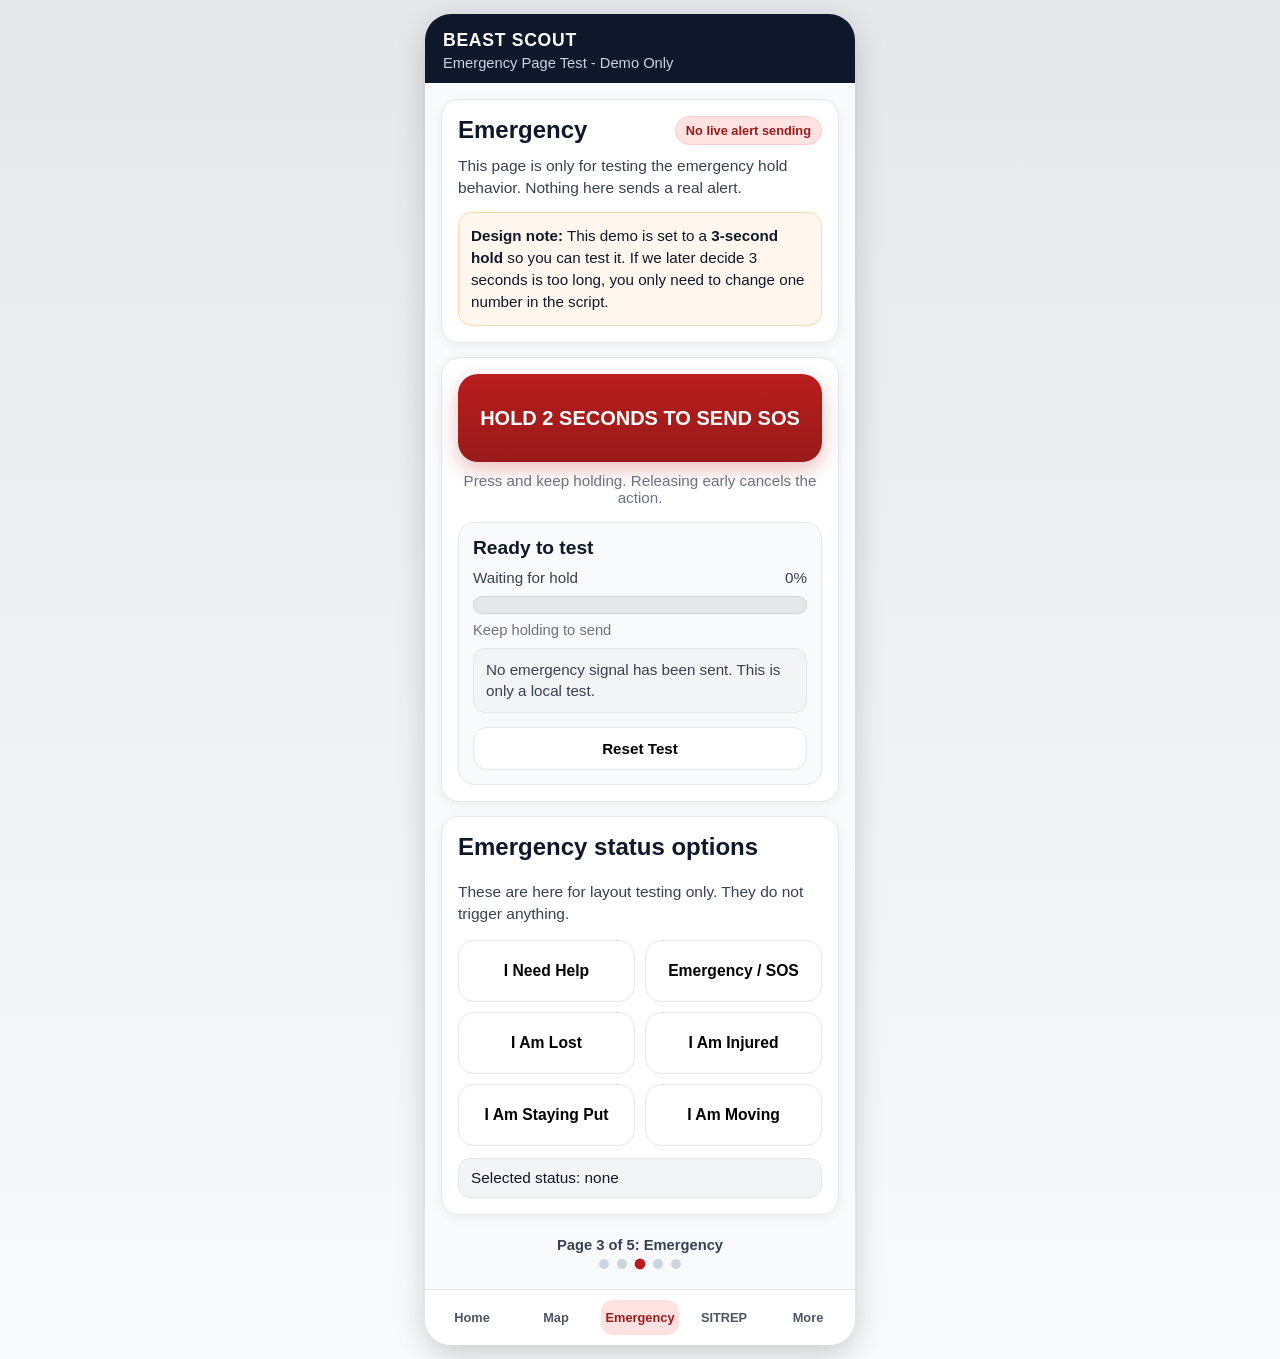
<file: emergency-test.html>
<!DOCTYPE html>
<html lang="en">
<head>
  <meta charset="UTF-8" />
  <meta
    name="viewport"
    content="width=device-width, initial-scale=1.0, maximum-scale=1.0, user-scalable=no"
  />
  <title>BEAST Scout - Emergency Page Test</title>
  <style>
    :root {
      --bg: #0f172a;
      --panel: #111827;
      --panel-2: #1f2937;
      --card: #ffffff;
      --text: #0f172a;
      --muted: #6b7280;
      --line: #e5e7eb;
      --danger: #b91c1c;
      --danger-dark: #991b1b;
      --danger-soft: #fee2e2;
      --success: #166534;
      --success-soft: #dcfce7;
      --warning-soft: #fff7ed;
      --accent: #2563eb;
      --accent-soft: #dbeafe;
      --shadow: 0 10px 30px rgba(0, 0, 0, 0.18);
      --radius: 18px;
    }

    * {
      box-sizing: border-box;
      -webkit-tap-highlight-color: transparent;
    }

    body {
      margin: 0;
      font-family: Arial, Helvetica, sans-serif;
      background: linear-gradient(180deg, #e5e7eb 0%, #f8fafc 100%);
      color: var(--text);
      min-height: 100vh;
      display: flex;
      justify-content: center;
      padding: 14px;
    }

    .phone {
      width: 100%;
      max-width: 430px;
      min-height: 100vh;
      background: #f8fafc;
      border-radius: 26px;
      overflow: hidden;
      box-shadow: var(--shadow);
      display: flex;
      flex-direction: column;
    }

    .topbar {
      background: var(--bg);
      color: #fff;
      padding: 16px 18px 12px;
    }

    .brand {
      font-size: 1.1rem;
      font-weight: 700;
      letter-spacing: 0.04em;
    }

    .subtitle {
      margin-top: 4px;
      font-size: 0.92rem;
      color: #cbd5e1;
    }

    .content {
      flex: 1;
      padding: 16px;
      overflow-y: auto;
    }

    .section {
      background: var(--card);
      border: 1px solid var(--line);
      border-radius: var(--radius);
      padding: 16px;
      margin-bottom: 14px;
      box-shadow: 0 3px 12px rgba(0, 0, 0, 0.05);
    }

    .page-title {
      display: flex;
      justify-content: space-between;
      align-items: center;
      gap: 12px;
      margin-bottom: 10px;
    }

    .page-title h1 {
      margin: 0;
      font-size: 1.5rem;
      line-height: 1.2;
    }

    .badge {
      background: var(--danger-soft);
      color: var(--danger-dark);
      border: 1px solid #fecaca;
      padding: 6px 10px;
      border-radius: 999px;
      font-size: 0.8rem;
      font-weight: 700;
      white-space: nowrap;
    }

    .helper {
      margin: 0;
      font-size: 0.97rem;
      color: #374151;
      line-height: 1.45;
    }

    .warning-box {
      background: var(--warning-soft);
      border: 1px solid #fed7aa;
      border-radius: 14px;
      padding: 12px;
      margin-top: 12px;
      font-size: 0.95rem;
      line-height: 1.45;
    }

    .sos-wrap {
      text-align: center;
    }

    .sos-button {
      width: 100%;
      min-height: 88px;
      border: none;
      border-radius: 20px;
      background: linear-gradient(180deg, var(--danger) 0%, var(--danger-dark) 100%);
      color: #fff;
      font-size: 1.25rem;
      font-weight: 800;
      padding: 18px 16px;
      cursor: pointer;
      box-shadow: 0 8px 20px rgba(185, 28, 28, 0.28);
      transition: transform 0.08s ease, opacity 0.2s ease;
      user-select: none;
      touch-action: none;
    }

    .sos-button:active {
      transform: scale(0.99);
    }

    .sos-button.holding {
      opacity: 0.95;
      transform: scale(0.995);
    }

    .sos-button.sent {
      background: linear-gradient(180deg, #15803d 0%, #166534 100%);
      box-shadow: 0 8px 20px rgba(22, 101, 52, 0.28);
    }

    .sos-subtext {
      margin-top: 10px;
      font-size: 0.95rem;
      color: var(--muted);
    }

    .status-panel {
      margin-top: 16px;
      border: 1px solid var(--line);
      border-radius: 16px;
      padding: 14px;
      background: #f9fafb;
      text-align: left;
    }

    .status-title {
      margin: 0 0 10px;
      font-size: 1.2rem;
      font-weight: 700;
    }

    .progress-track {
      width: 100%;
      height: 18px;
      background: #e5e7eb;
      border-radius: 999px;
      overflow: hidden;
      border: 1px solid #d1d5db;
      margin: 10px 0 8px;
    }

    .progress-fill {
      width: 0%;
      height: 100%;
      background: linear-gradient(90deg, #111827 0%, #1d4ed8 100%);
      transition: width 0.04s linear;
    }

    .progress-row {
      display: flex;
      justify-content: space-between;
      gap: 10px;
      align-items: center;
      font-size: 0.95rem;
      color: #374151;
    }

    .small-note {
      margin-top: 8px;
      font-size: 0.92rem;
      color: var(--muted);
    }

    .demo-result {
      margin-top: 10px;
      padding: 10px 12px;
      border-radius: 12px;
      font-size: 0.95rem;
      line-height: 1.4;
    }

    .demo-result.neutral {
      background: #f3f4f6;
      color: #374151;
      border: 1px solid #e5e7eb;
    }

    .demo-result.cancel {
      background: #fff7ed;
      color: #9a3412;
      border: 1px solid #fdba74;
    }

    .demo-result.sent {
      background: var(--success-soft);
      color: var(--success);
      border: 1px solid #86efac;
    }

    .actions-grid {
      display: grid;
      grid-template-columns: 1fr 1fr;
      gap: 10px;
      margin-top: 14px;
    }

    .quick-action {
      border: 1px solid var(--line);
      background: #fff;
      border-radius: 16px;
      padding: 14px 10px;
      font-size: 0.98rem;
      font-weight: 700;
      cursor: pointer;
      min-height: 62px;
      transition: 0.15s ease;
    }

    .quick-action:active {
      transform: scale(0.99);
    }

    .quick-action.selected {
      background: var(--accent-soft);
      border-color: #93c5fd;
      color: #1d4ed8;
    }

    .selected-status {
      margin-top: 12px;
      padding: 10px 12px;
      border-radius: 12px;
      background: #f3f4f6;
      border: 1px solid var(--line);
      font-size: 0.96rem;
    }

    .control-row {
      display: flex;
      gap: 10px;
      margin-top: 14px;
    }

    .secondary-btn {
      flex: 1;
      border: 1px solid var(--line);
      background: #fff;
      border-radius: 14px;
      padding: 12px;
      font-size: 0.95rem;
      font-weight: 700;
      cursor: pointer;
    }

    .page-indicator {
      text-align: center;
      padding: 8px 0 4px;
      color: #374151;
    }

    .page-indicator .page-text {
      font-size: 0.92rem;
      font-weight: 700;
      margin-bottom: 6px;
    }

    .dots {
      display: flex;
      justify-content: center;
      gap: 8px;
    }

    .dot {
      width: 10px;
      height: 10px;
      border-radius: 50%;
      background: #cbd5e1;
    }

    .dot.active {
      background: var(--danger);
      transform: scale(1.08);
    }

    .bottom-nav {
      border-top: 1px solid var(--line);
      background: #ffffff;
      padding: 10px 8px calc(10px + env(safe-area-inset-bottom));
      display: grid;
      grid-template-columns: repeat(5, 1fr);
      gap: 6px;
    }

    .nav-btn {
      border: none;
      background: transparent;
      border-radius: 12px;
      padding: 10px 4px;
      font-size: 0.8rem;
      font-weight: 700;
      color: #4b5563;
    }

    .nav-btn.active {
      background: var(--danger-soft);
      color: var(--danger-dark);
    }

    @media (max-width: 380px) {
      .actions-grid {
        grid-template-columns: 1fr;
      }

      .page-title {
        flex-direction: column;
        align-items: flex-start;
      }
    }
  </style>
</head>
<body>
  <div class="phone">
    <div class="topbar">
      <div class="brand">BEAST SCOUT</div>
      <div class="subtitle">Emergency Page Test - Demo Only</div>
    </div>

    <div class="content">
      <div class="section">
        <div class="page-title">
          <h1>Emergency</h1>
          <div class="badge">No live alert sending</div>
        </div>
        <p class="helper">
          This page is only for testing the emergency hold behavior. Nothing here sends a real alert.
        </p>
        <div class="warning-box">
          <strong>Design note:</strong> This demo is set to a <strong>3-second hold</strong> so you can test it.
          If we later decide 3 seconds is too long, you only need to change one number in the script.
        </div>
      </div>

      <div class="section sos-wrap">
        <button id="sosButton" class="sos-button" aria-label="Hold to send SOS">
          HOLD 3 SECONDS TO SEND SOS
        </button>
        <div class="sos-subtext">
          Press and keep holding. Releasing early cancels the action.
        </div>

        <div class="status-panel">
          <h2 id="statusTitle" class="status-title">Ready to test</h2>

          <div class="progress-row">
            <span id="countdownText">Waiting for hold</span>
            <span id="percentText">0%</span>
          </div>

          <div class="progress-track">
            <div id="progressFill" class="progress-fill"></div>
          </div>

          <div id="instructionText" class="small-note">Keep holding to send</div>

          <div id="demoResult" class="demo-result neutral">
            No emergency signal has been sent. This is only a local test.
          </div>

          <div class="control-row">
            <button id="resetButton" class="secondary-btn">Reset Test</button>
          </div>
        </div>
      </div>

      <div class="section">
        <h2 style="margin-top:0;">Emergency status options</h2>
        <p class="helper">
          These are here for layout testing only. They do not trigger anything.
        </p>

        <div class="actions-grid">
          <button class="quick-action" data-status="I Need Help">I Need Help</button>
          <button class="quick-action" data-status="Emergency / SOS">Emergency / SOS</button>
          <button class="quick-action" data-status="I Am Lost">I Am Lost</button>
          <button class="quick-action" data-status="I Am Injured">I Am Injured</button>
          <button class="quick-action" data-status="I Am Staying Put">I Am Staying Put</button>
          <button class="quick-action" data-status="I Am Moving">I Am Moving</button>
        </div>

        <div id="selectedStatus" class="selected-status">
          Selected status: none
        </div>
      </div>

      <div class="page-indicator">
        <div class="page-text">Page 3 of 5: Emergency</div>
        <div class="dots">
          <div class="dot"></div>
          <div class="dot"></div>
          <div class="dot active"></div>
          <div class="dot"></div>
          <div class="dot"></div>
        </div>
      </div>
    </div>

    <div class="bottom-nav">
      <button class="nav-btn">Home</button>
      <button class="nav-btn">Map</button>
      <button class="nav-btn active">Emergency</button>
      <button class="nav-btn">SITREP</button>
      <button class="nav-btn">More</button>
    </div>
  </div>

  <script>
    // =========================================================
    // EASY SETTING:
    // Change this from 3 to 2 later if we decide 2 seconds is better.
    // =========================================================
    const HOLD_SECONDS = 2;

    const sosButton = document.getElementById("sosButton");
    const resetButton = document.getElementById("resetButton");
    const statusTitle = document.getElementById("statusTitle");
    const countdownText = document.getElementById("countdownText");
    const percentText = document.getElementById("percentText");
    const progressFill = document.getElementById("progressFill");
    const instructionText = document.getElementById("instructionText");
    const demoResult = document.getElementById("demoResult");
    const selectedStatus = document.getElementById("selectedStatus");
    const quickActions = document.querySelectorAll(".quick-action");

    let isHolding = false;
    let holdStartedAt = 0;
    let rafId = null;
    let holdCompleted = false;
    let activePointerId = null;

    function setReadyState() {
      sosButton.textContent = `HOLD ${HOLD_SECONDS} SECONDS TO SEND SOS`;
      sosButton.classList.remove("holding", "sent");
      statusTitle.textContent = "Ready to test";
      countdownText.textContent = "Waiting for hold";
      percentText.textContent = "0%";
      progressFill.style.width = "0%";
      instructionText.textContent = "Keep holding to send";
      demoResult.className = "demo-result neutral";
      demoResult.textContent = "No emergency signal has been sent. This is only a local test.";
      holdCompleted = false;
    }

    function updateHold(now) {
      if (!isHolding) return;

      const elapsedMs = now - holdStartedAt;
      const totalMs = HOLD_SECONDS * 1000;
      const progress = Math.min(elapsedMs / totalMs, 1);
      const percent = Math.round(progress * 100);
      const remainingSeconds = Math.max(0, HOLD_SECONDS - elapsedMs / 1000);
      const countdown = Math.max(1, Math.ceil(remainingSeconds));

      progressFill.style.width = `${percent}%`;
      percentText.textContent = `${percent}%`;

      if (progress < 1) {
        statusTitle.textContent = `Holding... ${countdown}`;
        countdownText.textContent = `Holding... ${countdown}`;
        instructionText.textContent = "Keep holding to send";
        demoResult.className = "demo-result neutral";
        demoResult.textContent = "Finger still down. Keep holding until the bar reaches 100%.";
        rafId = requestAnimationFrame(updateHold);
      } else {
        finishHold();
      }
    }

    function startHold(e) {
      e.preventDefault();
      if (isHolding) return;

      isHolding = true;
      holdCompleted = false;
      activePointerId = e.pointerId ?? null;
      holdStartedAt = performance.now();

      try {
        if (activePointerId !== null) {
          sosButton.setPointerCapture(activePointerId);
        }
      } catch (err) {
        // Safe to ignore if capture is unavailable.
      }

      sosButton.classList.add("holding");
      statusTitle.textContent = `Holding... ${HOLD_SECONDS}`;
      countdownText.textContent = `Holding... ${HOLD_SECONDS}`;
      percentText.textContent = "0%";
      progressFill.style.width = "0%";
      instructionText.textContent = "Keep holding to send";
      demoResult.className = "demo-result neutral";
      demoResult.textContent = "Finger detected. Hold steady...";
      rafId = requestAnimationFrame(updateHold);
    }

    function finishHold() {
      isHolding = false;
      holdCompleted = true;

      if (rafId) {
        cancelAnimationFrame(rafId);
        rafId = null;
      }

      progressFill.style.width = "100%";
      percentText.textContent = "100%";
      statusTitle.textContent = "Sending SOS...";
      countdownText.textContent = "Sending SOS...";
      instructionText.textContent = "Emergency hold completed";
      demoResult.className = "demo-result sent";
      demoResult.textContent = "Test complete. In the real app, the emergency action would trigger now.";
      sosButton.classList.remove("holding");
      sosButton.classList.add("sent");
      sosButton.textContent = "SOS TEST COMPLETE";
    }

    function cancelHold() {
      isHolding = false;

      if (rafId) {
        cancelAnimationFrame(rafId);
        rafId = null;
      }

      sosButton.classList.remove("holding");

      if (!holdCompleted) {
        statusTitle.textContent = "SOS canceled";
        countdownText.textContent = "Hold released early";
        percentText.textContent = "0%";
        progressFill.style.width = "0%";
        instructionText.textContent = "No emergency signal sent";
        demoResult.className = "demo-result cancel";
        demoResult.textContent = "You released before completion, so the SOS action was canceled.";
      }
    }

    function releaseHold(e) {
      if (!isHolding) return;

      if (activePointerId !== null && e.pointerId !== undefined && e.pointerId !== activePointerId) {
        return;
      }

      if (!holdCompleted) {
        cancelHold();
      }
    }

    function resetTest() {
      isHolding = false;
      holdCompleted = false;
      activePointerId = null;

      if (rafId) {
        cancelAnimationFrame(rafId);
        rafId = null;
      }

      setReadyState();
    }

    sosButton.addEventListener("pointerdown", startHold);
    sosButton.addEventListener("pointerup", releaseHold);
    sosButton.addEventListener("pointercancel", releaseHold);
    sosButton.addEventListener("lostpointercapture", () => {
      if (isHolding && !holdCompleted) {
        cancelHold();
      }
    });

    resetButton.addEventListener("click", resetTest);

    quickActions.forEach((btn) => {
      btn.addEventListener("click", () => {
        quickActions.forEach((b) => b.classList.remove("selected"));
        btn.classList.add("selected");
        selectedStatus.textContent = `Selected status: ${btn.dataset.status}`;
      });
    });

    setReadyState();
  </script>
</body>
</html>
</file>
